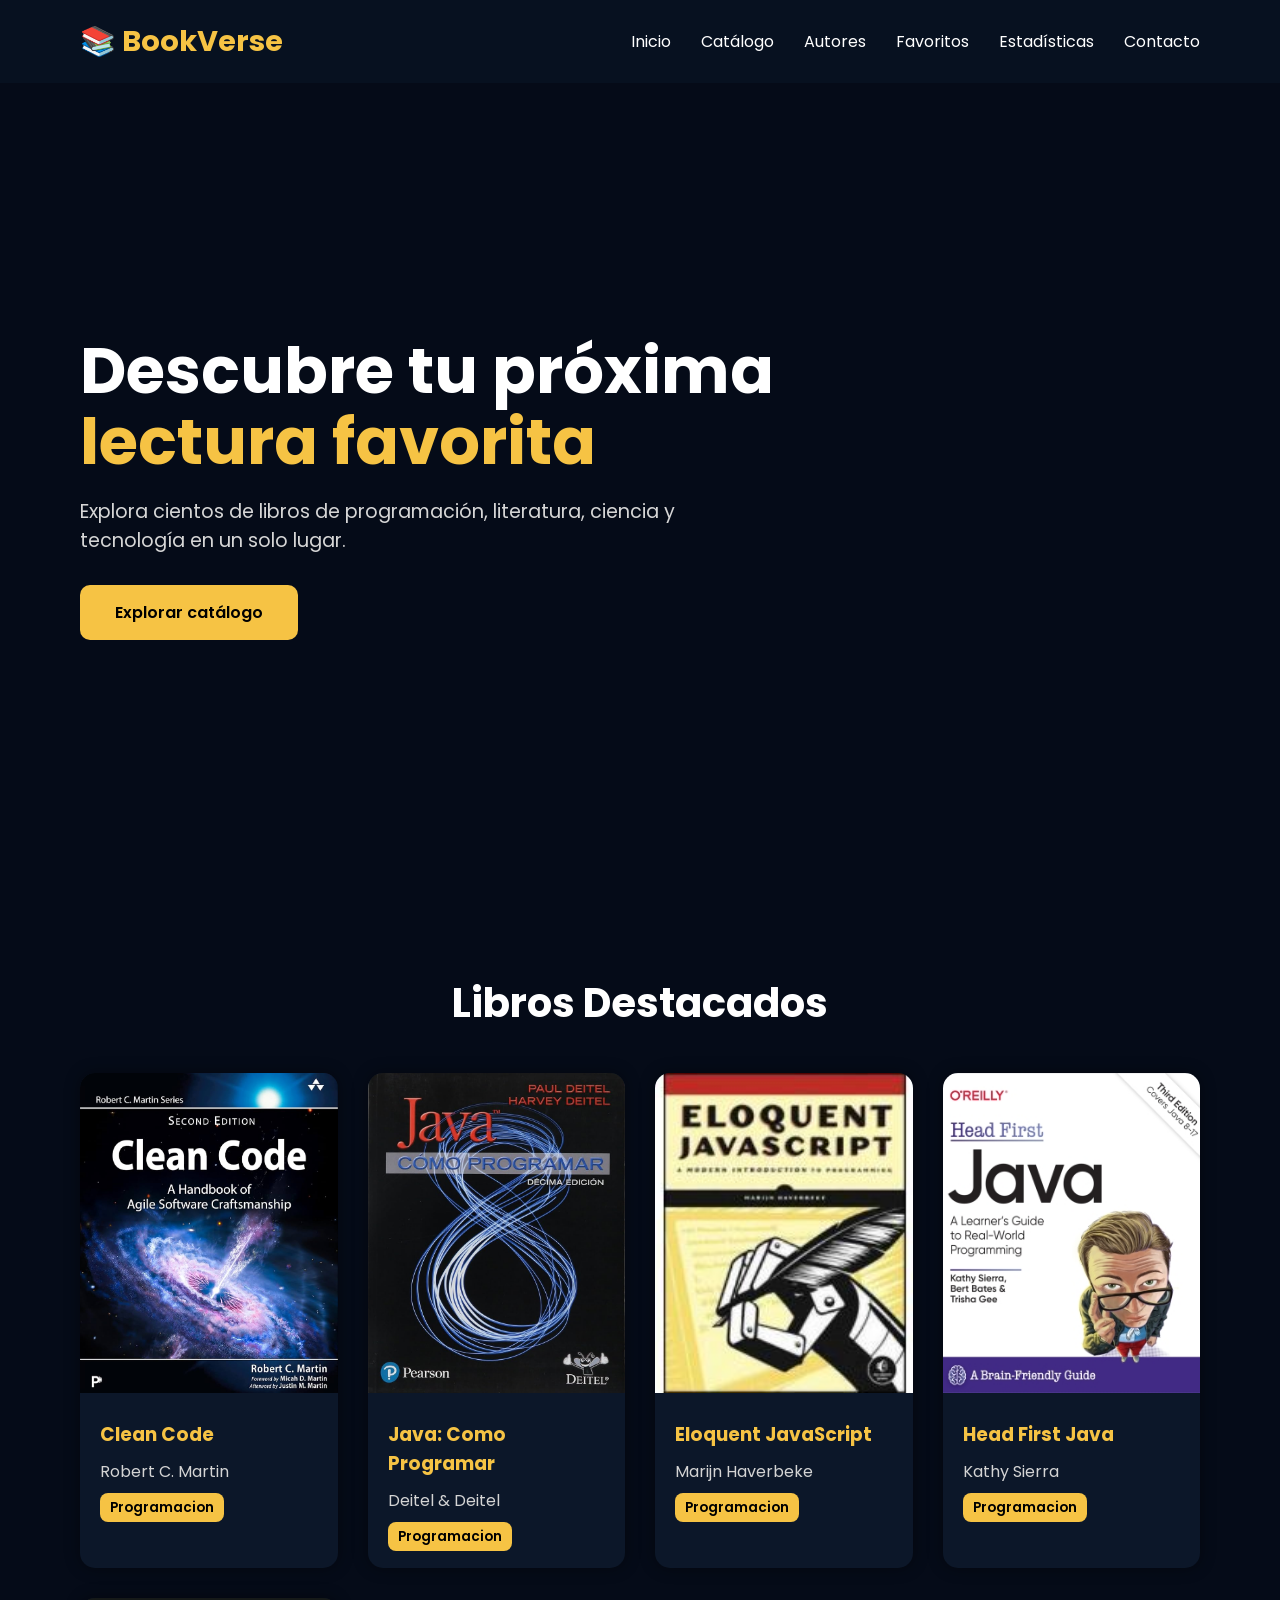
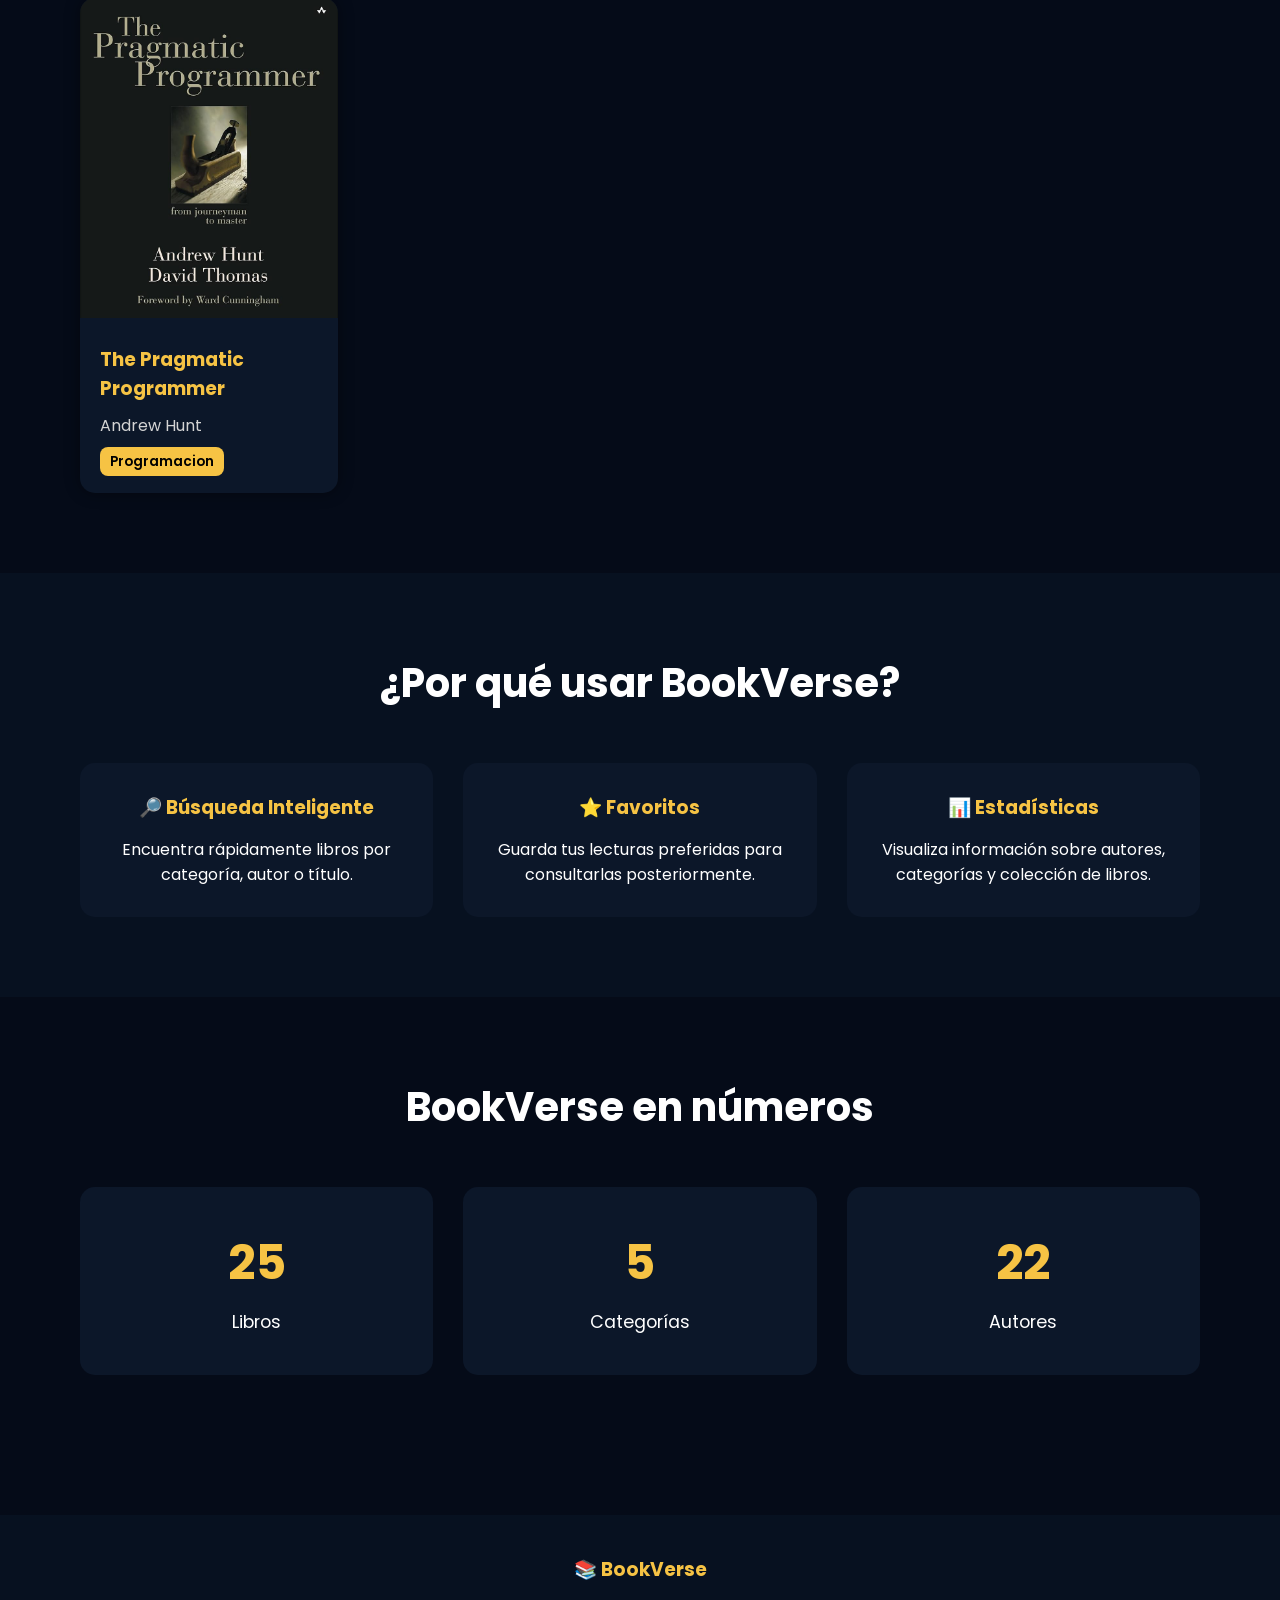
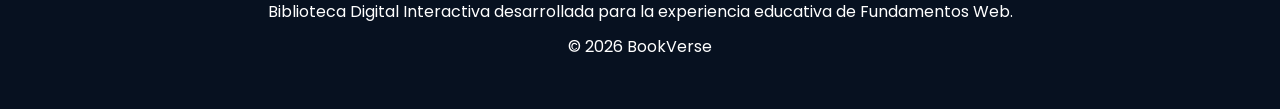
<file: index.html>
<!DOCTYPE html>
<html lang="es">
<head>
    <meta charset="UTF-8">
    <meta name="viewport" content="width=device-width, initial-scale=1.0">
    <title>BookVerse | Inicio</title>

    <link rel="stylesheet" href="css/estilos.css">

    <!-- Google Fonts -->
    <link href="https://fonts.googleapis.com/css2?family=Poppins:wght@300;400;500;600;700&display=swap" rel="stylesheet">
</head>

<body>

    <!-- NAVBAR -->
    <header>
        <nav class="navbar">

            <div class="logo">
                📚 BookVerse
            </div>

            <ul class="menu">
                <li><a href="index.html">Inicio</a></li>
                <li><a href="catalogo.html">Catálogo</a></li>
                <li><a href="autores.html">Autores</a></li>
                <li><a href="favoritos.html">Favoritos</a></li>
                <li><a href="estadisticas.html">Estadísticas</a></li>
                <li><a href="contacto.html">Contacto</a></li>
            </ul>

        </nav>
    </header>

    <!-- HERO -->
    <section class="hero">

        <div class="hero-content">

            <h1>
                Descubre tu próxima
                <span>lectura favorita</span>
            </h1>

            <p>
                Explora cientos de libros de programación,
                literatura, ciencia y tecnología en un solo lugar.
            </p>

            <a href="catalogo.html" class="btn">
                Explorar catálogo
            </a>

        </div>

    </section>
    <section class="destacados">

    <h2>Libros Destacados</h2>

    <div id="contenedor-libros"></div>

   </section>
   <section class="beneficios">

    <h2>¿Por qué usar BookVerse?</h2>

    <div class="contenedor-beneficios">

        <article class="beneficio">
            <h3>🔎 Búsqueda Inteligente</h3>
            <p>
                Encuentra rápidamente libros por categoría,
                autor o título.
            </p>
        </article>

        <article class="beneficio">
            <h3>⭐ Favoritos</h3>
            <p>
                Guarda tus lecturas preferidas para
                consultarlas posteriormente.
            </p>
        </article>

        <article class="beneficio">
            <h3>📊 Estadísticas</h3>
            <p>
                Visualiza información sobre autores,
                categorías y colección de libros.
            </p>
        </article>

    </div>

    </section>

    <section class="estadisticas">

    <h2>BookVerse en números</h2>

    <div class="contenedor-estadisticas">

        <article class="estadistica">
            <h3 id="totalLibros"></h3>
            <p>Libros</p>
        </article>

        <article class="estadistica">
            <h3 id="totalCategorias"></h3>
            <p>Categorías</p>
        </article>

        <article class="estadistica">
            <h3 id="totalAutores"></h3>
            <p>Autores</p>
        </article>

    </div>

</section>



<script src="js/datos.js"></script>
<script src="js/index.js"></script>
<footer>

    <div class="footer-contenido">

        <h3>📚 BookVerse</h3>

        <p>
            Biblioteca Digital Interactiva desarrollada
            para la experiencia educativa de
            Fundamentos Web.
        </p>

        <p>
            © 2026 BookVerse
        </p>

    </div>

</footer>


</body>
</html>
</file>
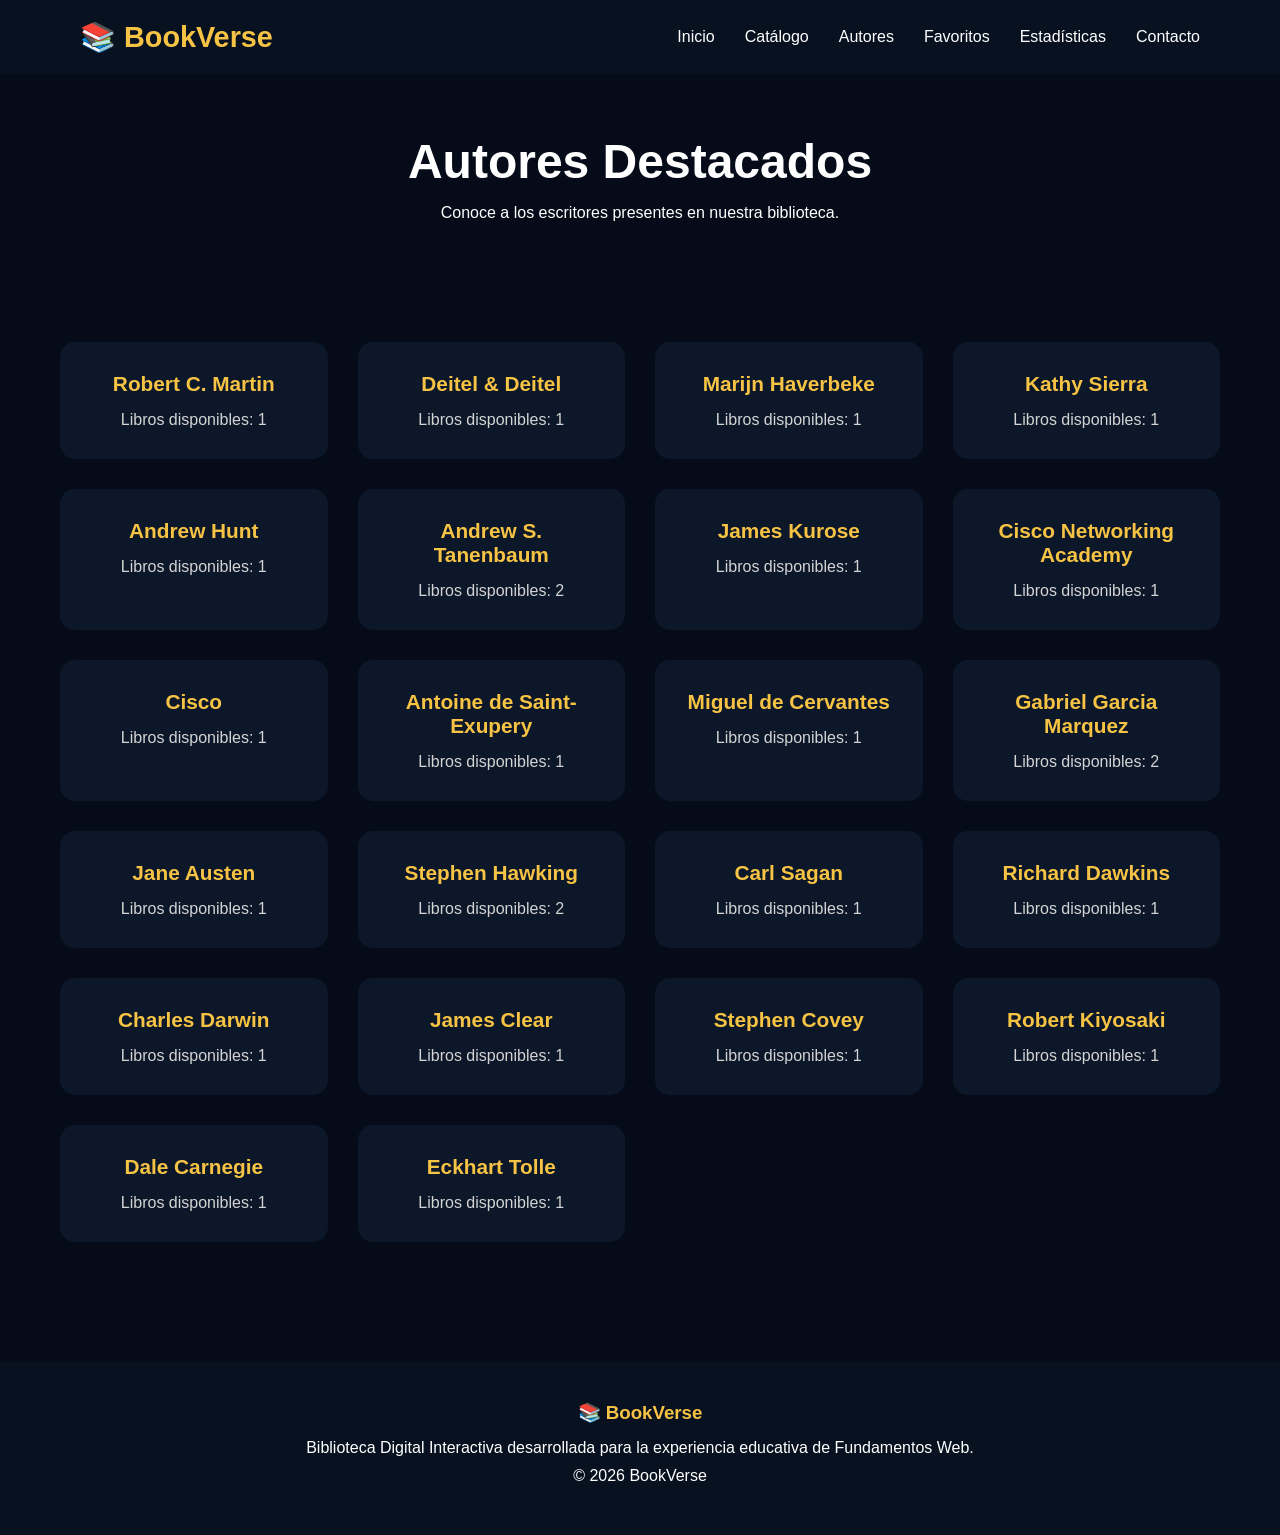
<file: autores.html>
<!DOCTYPE html>
<html lang="es">

<head>

    <meta charset="UTF-8">
    <meta name="viewport" content="width=device-width, initial-scale=1.0">

    <title>BookVerse | Autores</title>

    <link rel="stylesheet" href="css/estilos.css">

</head>

<body>

<header>

<nav class="navbar">

    <div class="logo">
        📚 BookVerse
    </div>

    <ul class="menu">
        <li><a href="index.html">Inicio</a></li>
        <li><a href="catalogo.html">Catálogo</a></li>
        <li><a href="autores.html">Autores</a></li>
        <li><a href="favoritos.html">Favoritos</a></li>
        <li><a href="estadisticas.html">Estadísticas</a></li>
        <li><a href="contacto.html">Contacto</a></li>
    </ul>

</nav>

</header>

<main>

<section class="catalogo-header">

    <h1>Autores Destacados</h1>

    <p>
        Conoce a los escritores presentes en nuestra biblioteca.
    </p>

</section>

<section id="contenedor-autores">

</section>

</main>

<script src="js/datos.js"></script>
<script src="js/autores.js"></script>
<footer>

    <div class="footer-contenido">

        <h3>📚 BookVerse</h3>

        <p>
            Biblioteca Digital Interactiva desarrollada
            para la experiencia educativa de
            Fundamentos Web.
        </p>

        <p>
            © 2026 BookVerse
        </p>

    </div>

</footer>

</body>
</html>
</file>
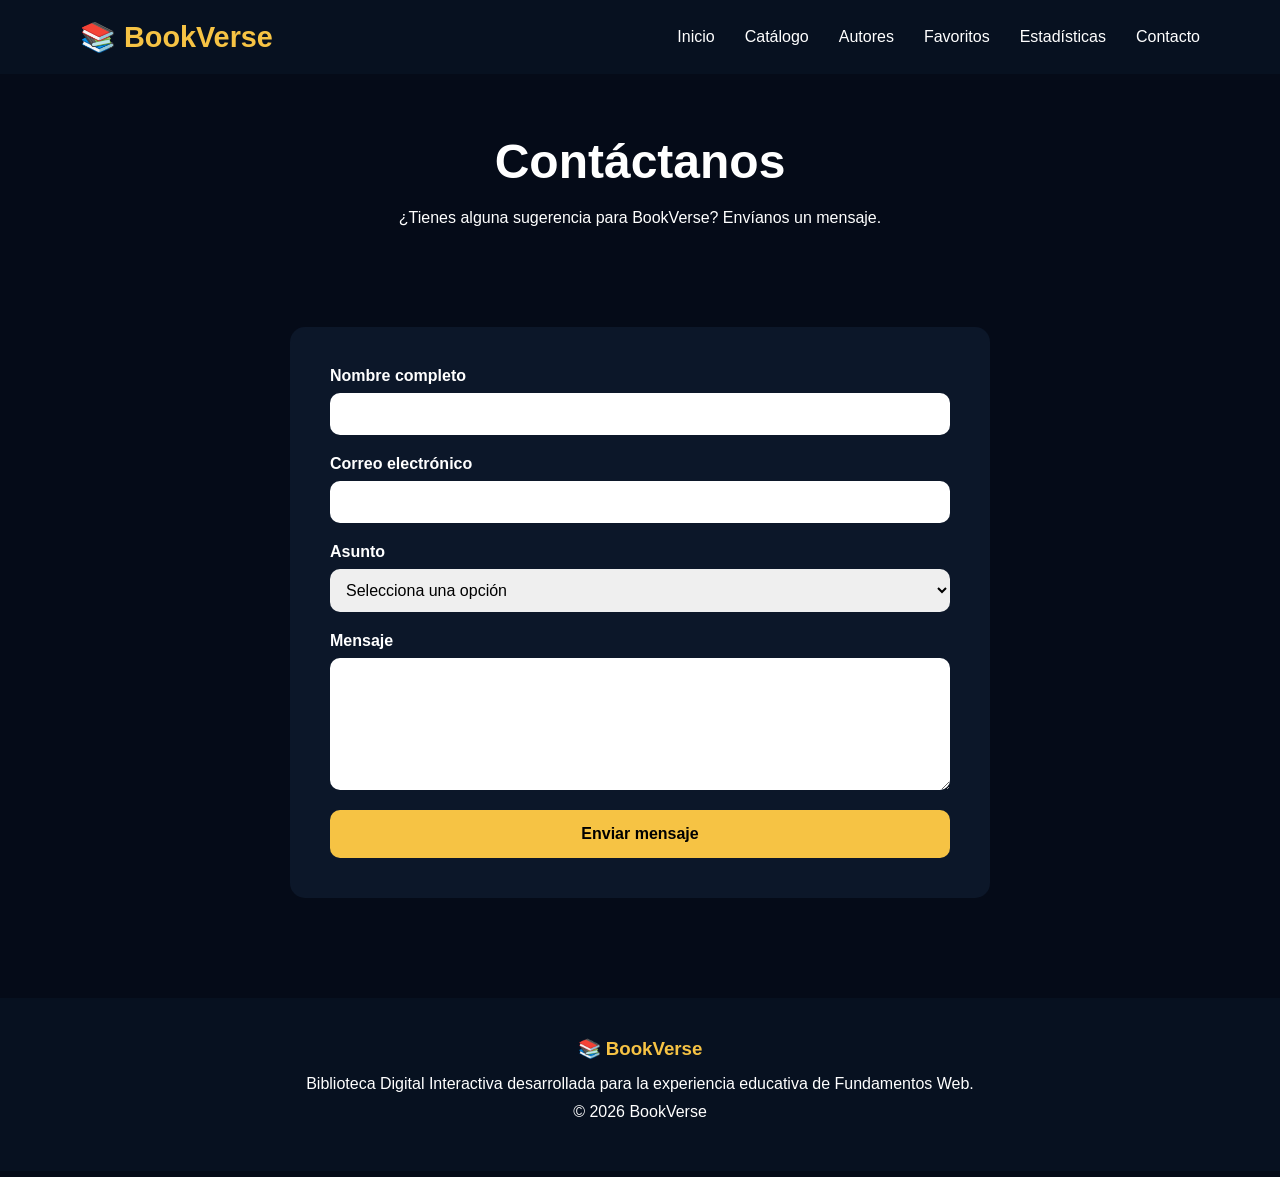
<file: contacto.html>
<!DOCTYPE html>
<html lang="es">

<head>

    <meta charset="UTF-8">
    <meta name="viewport" content="width=device-width, initial-scale=1.0">

    <title>BookVerse | Contacto</title>

    <link rel="stylesheet" href="css/estilos.css">

</head>

<body>

<header>

<nav class="navbar">

    <div class="logo">
        📚 BookVerse
    </div>

    <ul class="menu">
        <li><a href="index.html">Inicio</a></li>
        <li><a href="catalogo.html">Catálogo</a></li>
        <li><a href="autores.html">Autores</a></li>
        <li><a href="favoritos.html">Favoritos</a></li>
        <li><a href="estadisticas.html">Estadísticas</a></li>
        <li><a href="contacto.html">Contacto</a></li>
    </ul>

</nav>

</header>

<main>

<section class="contacto-header">

    <h1>Contáctanos</h1>

    <p>
        ¿Tienes alguna sugerencia para BookVerse?
        Envíanos un mensaje.
    </p>

</section>

<section class="contacto-container">

<form id="formContacto">

    <div class="campo">

        <label for="nombre">
            Nombre completo
        </label>

        <input
            type="text"
            id="nombre"
            name="nombre"
            required
        >

    </div>

    <div class="campo">

        <label for="correo">
            Correo electrónico
        </label>

        <input
            type="email"
            id="correo"
            name="correo"
            required
        >

    </div>

    <div class="campo">

        <label for="asunto">
            Asunto
        </label>

        <select
            id="asunto"
            name="asunto"
            required
        >
            <option value="">
                Selecciona una opción
            </option>

            <option>
                Recomendación de libro
            </option>

            <option>
                Reportar problema
            </option>

            <option>
                Comentario general
            </option>

        </select>

    </div>

    <div class="campo">

        <label for="mensaje">
            Mensaje
        </label>

        <textarea
            id="mensaje"
            name="mensaje"
            rows="6"
            required
        ></textarea>

    </div>

    <button
        type="submit"
        class="btn-enviar"
    >
        Enviar mensaje
    </button>

</form>

</section>

</main>

<script src="js/contacto.js"></script>
<footer>

    <div class="footer-contenido">

        <h3>📚 BookVerse</h3>

        <p>
            Biblioteca Digital Interactiva desarrollada
            para la experiencia educativa de
            Fundamentos Web.
        </p>

        <p>
            © 2026 BookVerse
        </p>

    </div>

</footer>

</body>
</html>
</file>
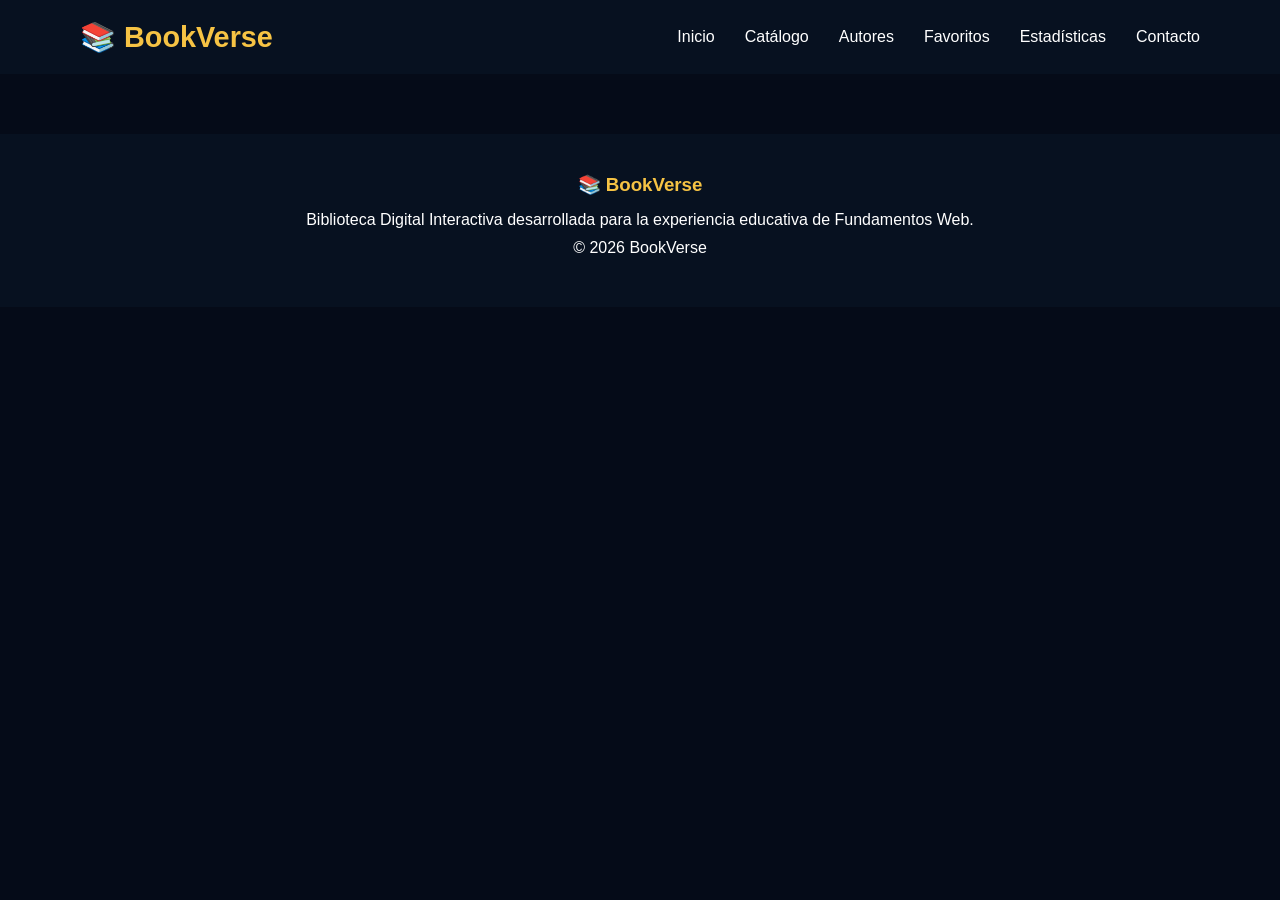
<file: detalle.html>
<!DOCTYPE html>
<html lang="es">

<head>

    <meta charset="UTF-8">
    <meta name="viewport" content="width=device-width, initial-scale=1.0">

    <title>BookVerse | Detalle</title>

    <link rel="stylesheet" href="css/estilos.css">

</head>

<body>

<header>

    <nav class="navbar">

        <div class="logo">
            📚 BookVerse
        </div>

        <ul class="menu">
            <li><a href="index.html">Inicio</a></li>
            <li><a href="catalogo.html">Catálogo</a></li>
            <li><a href="autores.html">Autores</a></li>
            <li><a href="favoritos.html">Favoritos</a></li>
            <li><a href="estadisticas.html">Estadísticas</a></li>
            <li><a href="contacto.html">Contacto</a></li>
        </ul>

    </nav>

</header>

<main>

    <section id="detalle-libro">

    </section>

</main>

<script src="js/datos.js"></script>
<script src="js/detalle.js"></script>
<footer>

    <div class="footer-contenido">

        <h3>📚 BookVerse</h3>

        <p>
            Biblioteca Digital Interactiva desarrollada
            para la experiencia educativa de
            Fundamentos Web.
        </p>

        <p>
            © 2026 BookVerse
        </p>

    </div>

</footer>

</body>

</html>
</file>
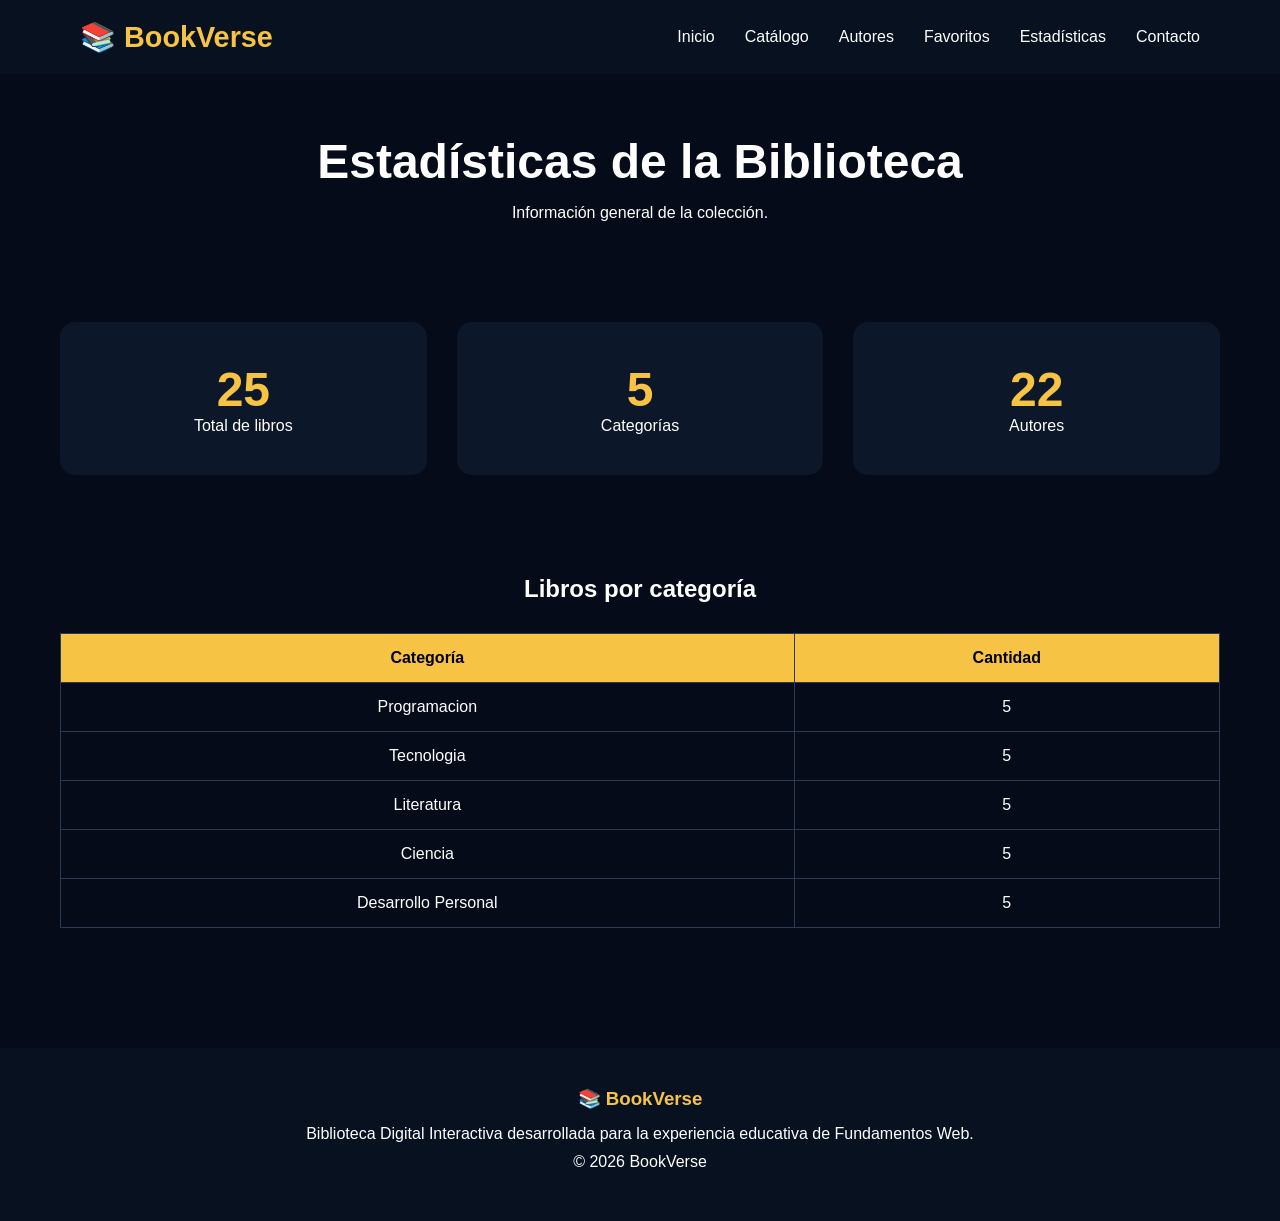
<file: estadisticas.html>
<!DOCTYPE html>
<html lang="es">

<head>

    <meta charset="UTF-8">
    <meta name="viewport" content="width=device-width, initial-scale=1.0">

    <title>BookVerse | Estadísticas</title>

    <link rel="stylesheet" href="css/estilos.css">

</head>

<body>

<header>

<nav class="navbar">

    <div class="logo">
        📚 BookVerse
    </div>

    <ul class="menu">
        <li><a href="index.html">Inicio</a></li>
        <li><a href="catalogo.html">Catálogo</a></li>
        <li><a href="autores.html">Autores</a></li>
        <li><a href="favoritos.html">Favoritos</a></li>
        <li><a href="estadisticas.html">Estadísticas</a></li>
        <li><a href="contacto.html">Contacto</a></li>
    </ul>

</nav>

</header>

<main>

<section class="catalogo-header">

    <h1>Estadísticas de la Biblioteca</h1>

    <p>
        Información general de la colección.
    </p>

</section>

<section class="estadisticas-grid">

    <article class="estadistica-card">
        <h2 id="librosTotal"></h2>
        <p>Total de libros</p>
    </article>

    <article class="estadistica-card">
        <h2 id="categoriasTotal"></h2>
        <p>Categorías</p>
    </article>

    <article class="estadistica-card">
        <h2 id="autoresTotal"></h2>
        <p>Autores</p>
    </article>

</section>

<section class="tabla-categorias">

    <h2>Libros por categoría</h2>

    <table>

        <thead>

            <tr>
                <th>Categoría</th>
                <th>Cantidad</th>
            </tr>

        </thead>

        <tbody id="tablaCategorias">

        </tbody>

    </table>

</section>

</main>

<script src="js/datos.js"></script>
<script src="js/estadisticas.js"></script>
<footer>

    <div class="footer-contenido">

        <h3>📚 BookVerse</h3>

        <p>
            Biblioteca Digital Interactiva desarrollada
            para la experiencia educativa de
            Fundamentos Web.
        </p>

        <p>
            © 2026 BookVerse
        </p>

    </div>

</footer>

</body>
</html>
</file>
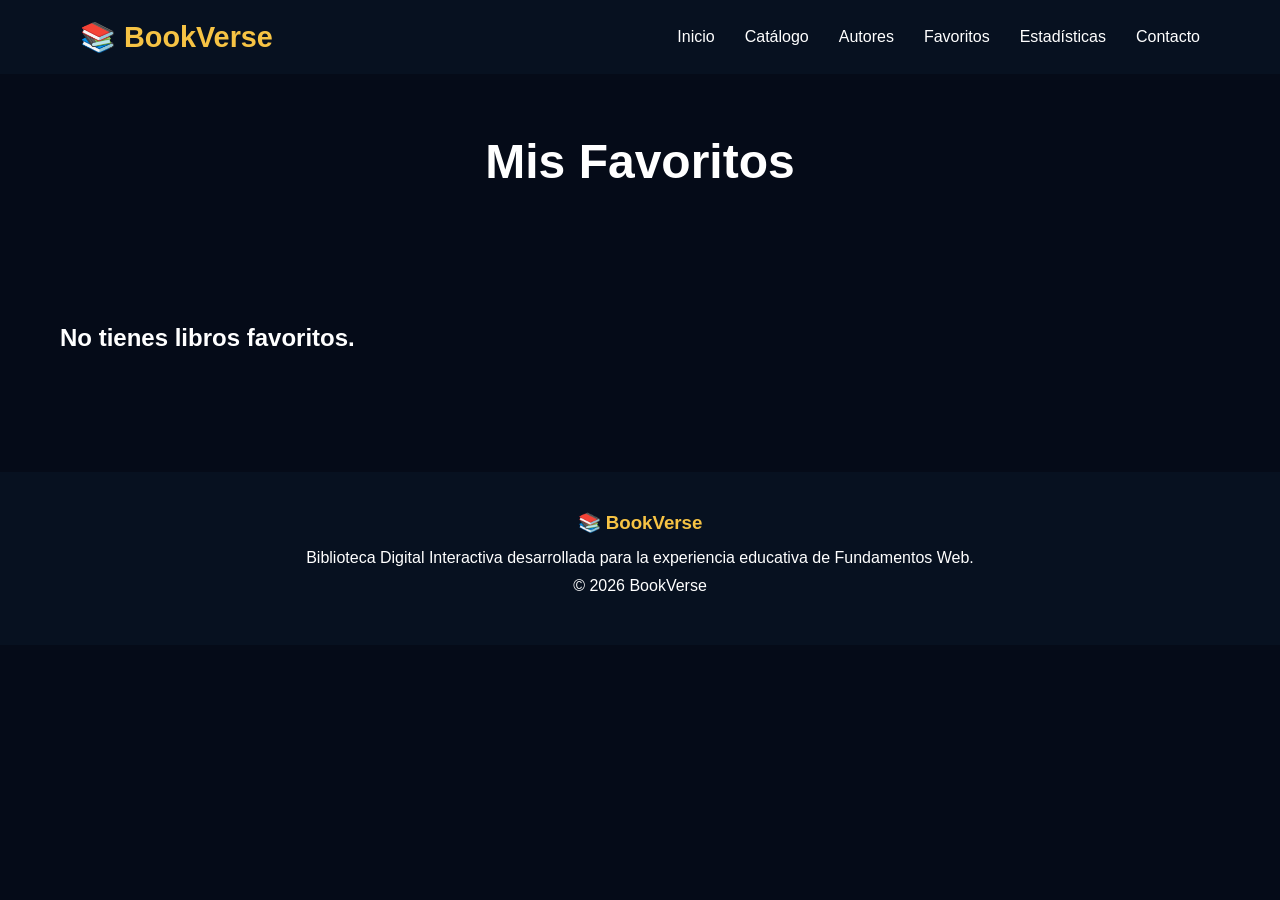
<file: favoritos.html>
<!DOCTYPE html>
<html lang="es">

<head>

<meta charset="UTF-8">
<meta name="viewport"
content="width=device-width, initial-scale=1.0">

<title>Favoritos</title>

<link rel="stylesheet"
href="css/estilos.css">

</head>

<body>

<header>

<nav class="navbar">

<div class="logo">
📚 BookVerse
</div>

<ul class="menu">

<li><a href="index.html">Inicio</a></li>

<li><a href="catalogo.html">
Catálogo
</a></li>

<li><a href="autores.html">
Autores
</a></li>

<li><a href="favoritos.html">
Favoritos
</a></li>

<li><a href="estadisticas.html">
Estadísticas
</a></li>

<li><a href="contacto.html">
Contacto
</a></li>

</ul>

</nav>

</header>

<main>

<section class="catalogo-header">

<h1>Mis Favoritos</h1>

</section>

<section id="contenedor-favoritos">

</section>

</main>

<script src="js/favoritos.js"></script>
<footer>

    <div class="footer-contenido">

        <h3>📚 BookVerse</h3>

        <p>
            Biblioteca Digital Interactiva desarrollada
            para la experiencia educativa de
            Fundamentos Web.
        </p>

        <p>
            © 2026 BookVerse
        </p>

    </div>

</footer>

</body>
</html>
</file>
<file: css/estilos.css>
*{
    margin:0;
    padding:0;
    box-sizing:border-box;
}

body{
    font-family:'Poppins', sans-serif;
    background:#050b18;
    color:white;
}

/* NAVBAR */

.navbar{
    display:flex;
    justify-content:space-between;
    align-items:center;

    padding:20px 80px;

    background:#071120;
}

.logo{
    font-size:1.8rem;
    font-weight:700;
    color:#f6c344;
}

.menu{
    display:flex;
    gap:30px;
    list-style:none;
}

.menu a{
    text-decoration:none;
    color:white;
    transition:.3s;
}

.menu a:hover{
    color:#f6c344;
}

/* HERO */

.hero{
    min-height:calc(100vh - 90px);

    display:flex;
    align-items:center;

    padding:0 80px;

    background:
    linear-gradient(
        rgba(5,11,24,.75),
        rgba(5,11,24,.90)
    ),
    url("https://images.unsplash.com/photo-1521587760476-6c12a4b040da");

    background-size:cover;
    background-position:center;
}

.hero-content{
    max-width:700px;
}

.hero h1{
    font-size:4rem;
    line-height:1.1;
    margin-bottom:20px;
}

.hero span{
    color:#f6c344;
}

.hero p{
    font-size:1.2rem;
    margin-bottom:30px;
    color:#d6d6d6;
}

.btn{
    display:inline-block;

    background:#f6c344;
    color:black;

    padding:15px 35px;

    border-radius:10px;

    text-decoration:none;
    font-weight:600;

    transition:.3s;
}

.btn:hover{
    transform:translateY(-3px);
}

/* LIBROS DESTACADOS */


.destacados{
    padding:80px;
}

.destacados h2{
    font-size:2.5rem;
    margin-bottom:40px;
    text-align:center;
}

#contenedor-libros{
    display:grid;
    grid-template-columns:repeat(auto-fit,minmax(220px,1fr));
    gap:30px;
}

.tarjeta-libro{
    background:#0c1729;

    border-radius:15px;

    overflow:hidden;

    transition:.3s;

    box-shadow:0 0 15px rgba(0,0,0,.4);
}

.tarjeta-libro:hover{
    transform:translateY(-10px);
}

.tarjeta-libro img{
    width:100%;
    height:320px;
    object-fit:cover;
}

.info-libro{
    padding:20px;
}

.info-libro h3{
    margin-bottom:10px;
    color:#f6c344;
}

.info-libro p{
    color:#d4d4d4;
    margin-bottom:10px;
}

.info-libro span{
    background:#f6c344;

    color:black;

    padding:5px 10px;

    border-radius:8px;

    font-size:.85rem;

    font-weight:600;
}
/* BENEFICIOS */

.beneficios{
    padding:80px;
    background:#071120;
}

.beneficios h2{
    text-align:center;
    margin-bottom:50px;
    font-size:2.5rem;
}

.contenedor-beneficios{
    display:grid;
    grid-template-columns:repeat(auto-fit,minmax(250px,1fr));
    gap:30px;
}

.beneficio{
    background:#0c1729;
    padding:30px;
    border-radius:15px;
    text-align:center;
}

.beneficio h3{
    margin-bottom:15px;
    color:#f6c344;
}
/* ESTADISTICAS */

.estadisticas{
    padding:80px;
}

.estadisticas h2{
    text-align:center;
    margin-bottom:50px;
    font-size:2.5rem;
}

.contenedor-estadisticas{
    display:grid;
    grid-template-columns:repeat(auto-fit,minmax(200px,1fr));
    gap:30px;
}

.estadistica{
    background:#0c1729;
    border-radius:15px;
    padding:40px;
    text-align:center;
}

.estadistica h3{
    font-size:3rem;
    color:#f6c344;
    margin-bottom:10px;
}

.estadistica p{
    font-size:1.1rem;
}
/* ====================== */
/* CATALOGO */
/* ====================== */

.catalogo-header{
    text-align:center;
    padding:60px 20px;
}

.catalogo-header h1{
    font-size:3rem;
    margin-bottom:15px;
}

.filtros{
    display:flex;
    justify-content:center;
    flex-wrap:wrap;
    gap:15px;

    padding:20px;
}

.filtro-btn{
    background:#f6c344;
    color:black;

    border:none;

    padding:12px 20px;

    border-radius:10px;

    cursor:pointer;

    font-weight:600;
}

.busqueda{
    text-align:center;
    margin:30px 0;
}

.busqueda input{
    width:350px;
    max-width:90%;

    padding:12px;

    border-radius:10px;

    border:none;
}

#catalogo-libros{
    display:grid;

    grid-template-columns:
    repeat(auto-fit,minmax(220px,1fr));

    gap:30px;

    padding:60px;
}

.btn-detalle{

    display:block;

    margin-top:15px;

    text-align:center;

    background:#f6c344;

    color:black;

    text-decoration:none;

    padding:10px;

    border-radius:10px;

    font-weight:600;
}
/* DETALLE */

.detalle-container{

    display:flex;

    gap:50px;

    padding:80px;

    flex-wrap:wrap;
}

.detalle-container img{

    width:320px;

    border-radius:15px;
}

.detalle-info{

    flex:1;
}

.detalle-info h1{

    color:#f6c344;

    margin-bottom:20px;
}

.detalle-info h2{

    margin-bottom:20px;
}

.detalle-info p{

    margin-bottom:15px;

    line-height:1.7;
}
.btn-favorito{

    margin-top:20px;

    background:#f6c344;

    color:black;

    border:none;

    padding:12px 20px;

    border-radius:10px;

    cursor:pointer;

    font-weight:600;
}
#contenedor-favoritos{

    display:grid;

    grid-template-columns:
    repeat(auto-fit,minmax(220px,1fr));

    gap:30px;

    padding:60px;
}

/* CONTACTO */

.contacto-header{

    text-align:center;

    padding:60px 20px;
}

.contacto-header h1{

    font-size:3rem;

    margin-bottom:20px;
}

.contacto-container{

    display:flex;

    justify-content:center;

    padding:40px;
}

#formContacto{

    width:100%;

    max-width:700px;

    background:#0c1729;

    padding:40px;

    border-radius:15px;
}

.campo{

    display:flex;

    flex-direction:column;

    margin-bottom:20px;
}

.campo label{

    margin-bottom:8px;

    font-weight:600;
}

.campo input,
.campo select,
.campo textarea{

    padding:12px;

    border:none;

    border-radius:10px;

    font-size:1rem;
}

.btn-enviar{

    width:100%;

    background:#f6c344;

    color:black;

    border:none;

    padding:15px;

    border-radius:10px;

    cursor:pointer;

    font-weight:700;

    font-size:1rem;
}

/* ESTADISTICAS */


.estadisticas-grid{

    display:grid;

    grid-template-columns:
    repeat(auto-fit,minmax(250px,1fr));

    gap:30px;

    padding:40px 60px;
}

.estadistica-card{

    background:#0c1729;

    padding:40px;

    border-radius:15px;

    text-align:center;
}

.estadistica-card h2{

    font-size:3rem;

    color:#f6c344;
}

.tabla-categorias{

    padding:60px;
}

.tabla-categorias h2{

    text-align:center;

    margin-bottom:30px;
}

table{

    width:100%;

    border-collapse:collapse;
}

th{

    background:#f6c344;

    color:black;
}

th,
td{

    padding:15px;

    border:1px solid #2d3b52;

    text-align:center;
}

/* AUTORES */

#contenedor-autores{

    display:grid;

    grid-template-columns:
    repeat(auto-fit,minmax(250px,1fr));

    gap:30px;

    padding:60px;
}

.autor-card{

    background:#0c1729;

    border-radius:15px;

    padding:30px;

    text-align:center;

    transition:.3s;
}

.autor-card:hover{

    transform:translateY(-8px);
}

.autor-card h2{

    color:#f6c344;

    margin-bottom:15px;

    font-size:1.3rem;
}

.autor-card p{

    color:#d4d4d4;
}

/* FOOTER */


footer{

    background:#071120;

    margin-top:60px;

    padding:40px 20px;

    text-align:center;
}

.footer-contenido h3{

    color:#f6c344;

    margin-bottom:15px;
}

.footer-contenido p{

    margin-bottom:10px;
}


/* RESPONSIVE */


@media(max-width:768px){

    .navbar{

        flex-direction:column;

        gap:20px;
    }

    .menu{

        flex-direction:column;

        align-items:center;
    }

    .hero{

        padding:60px 20px;
        text-align:center;
    }

    .hero h1{

        font-size:2rem;
    }

    .destacados,
    .beneficios,
    .estadisticas{

        padding:40px 20px;
    }

    #catalogo-libros{

        padding:20px;
    }

    #contenedor-favoritos{

        padding:20px;
    }

    #contenedor-autores{

        padding:20px;
    }

    .detalle-container{

        padding:30px;

        flex-direction:column;

        align-items:center;
    }

    .detalle-container img{

        width:250px;
    }

    .tabla-categorias{

        padding:20px;

        overflow-x:auto;
    }

    .contacto-container{

        padding:20px;
    }

}
</file>
